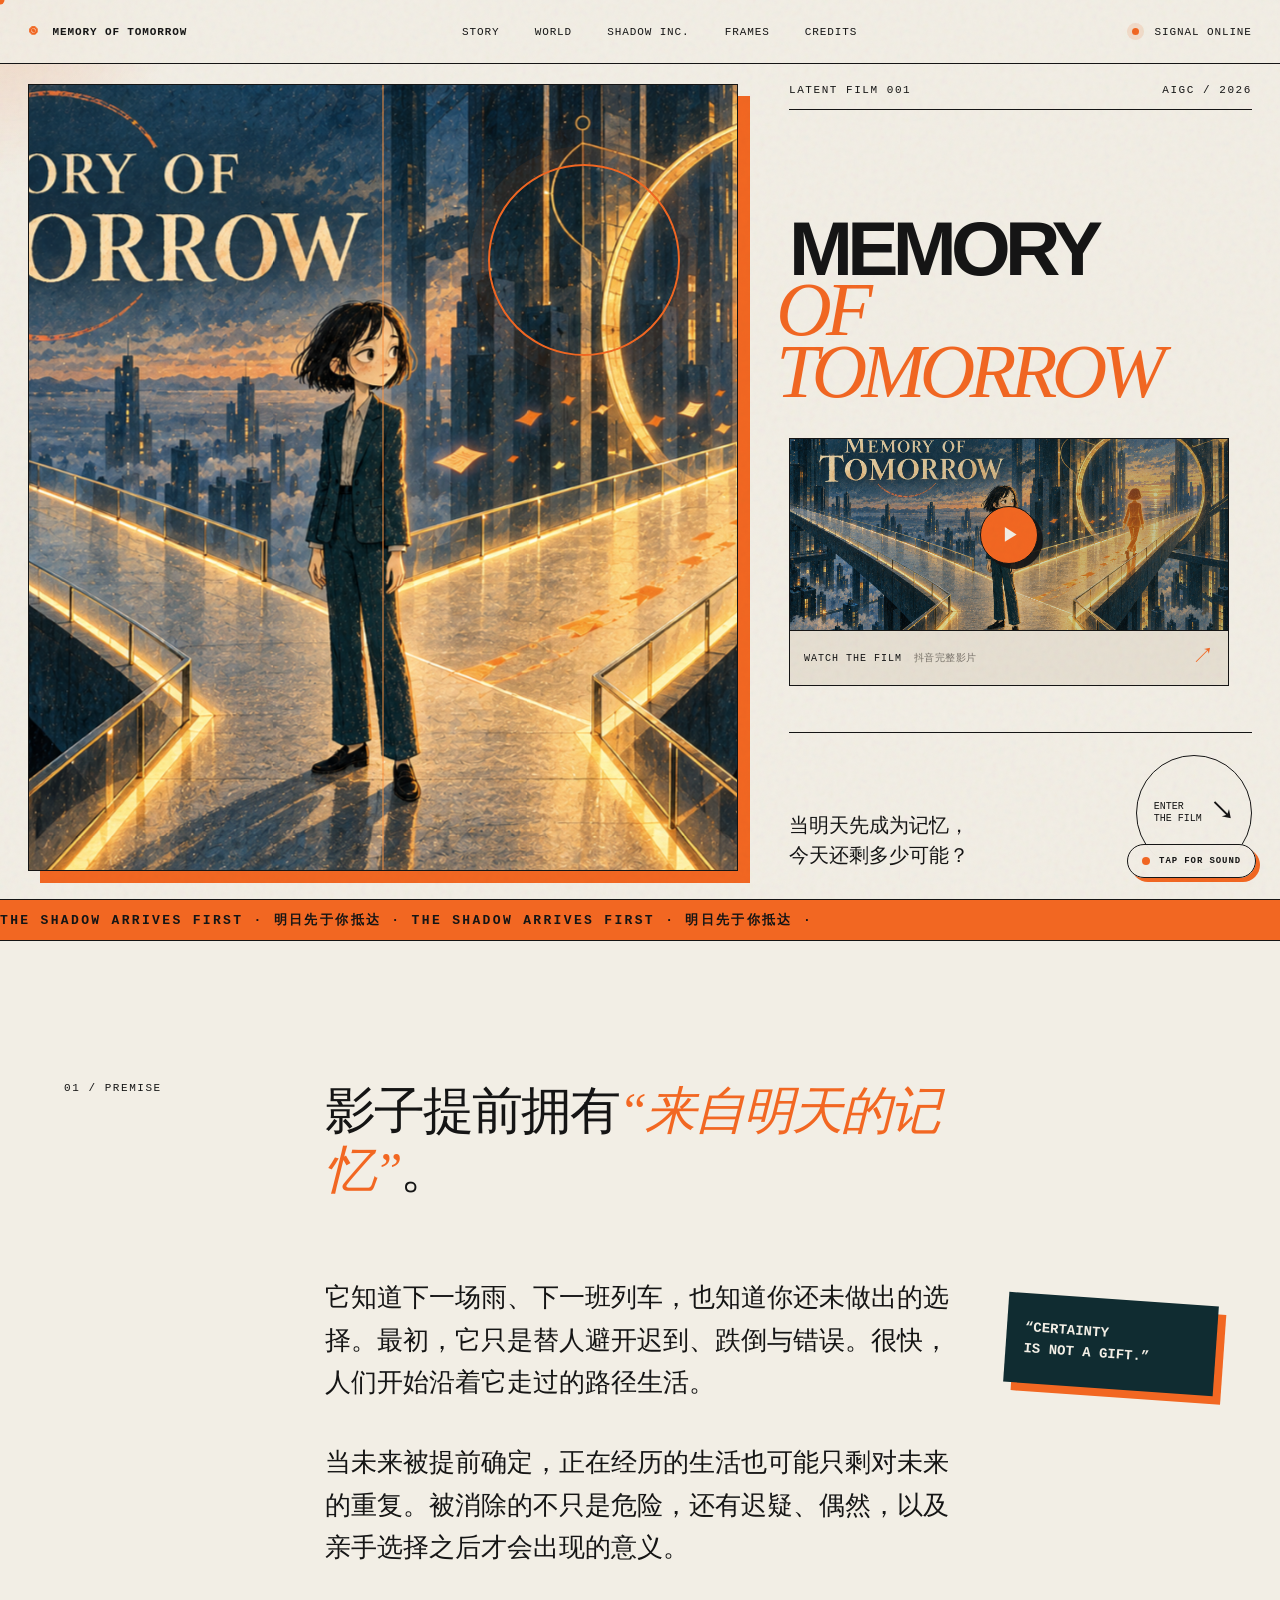
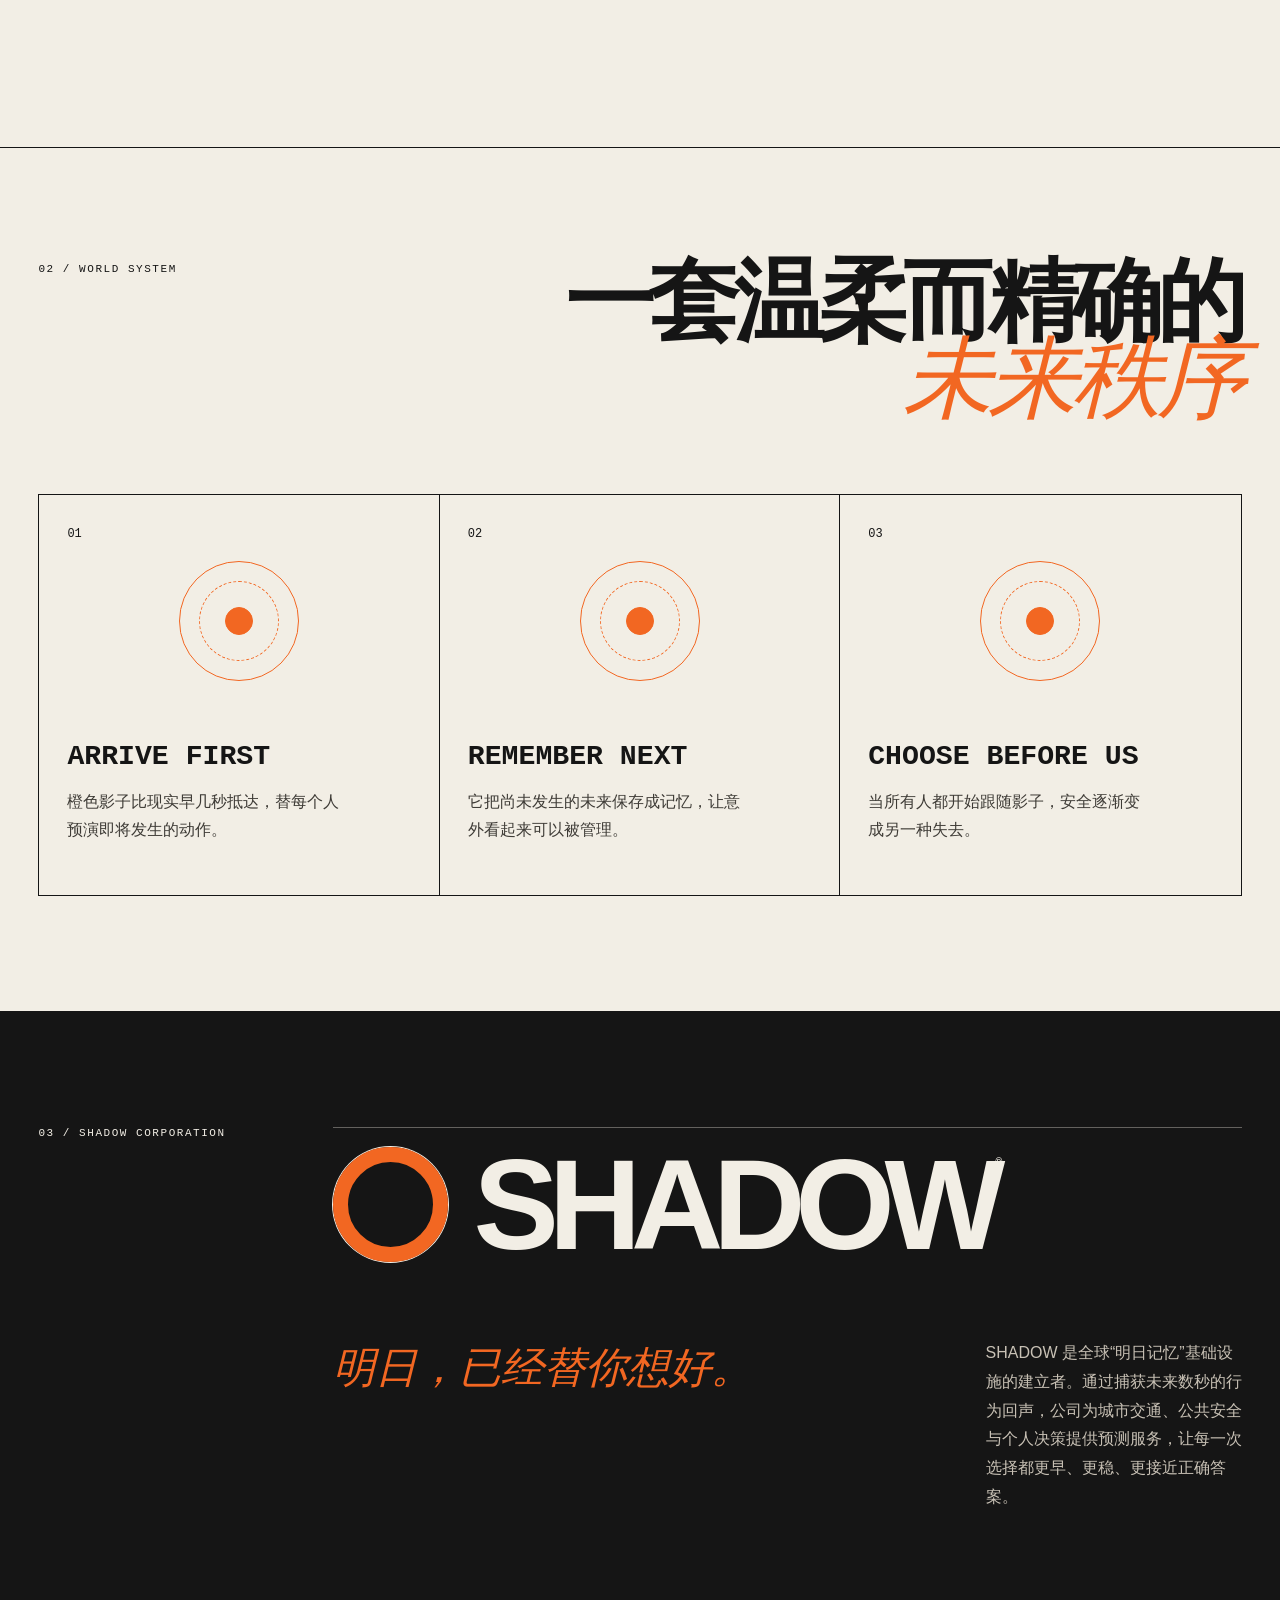
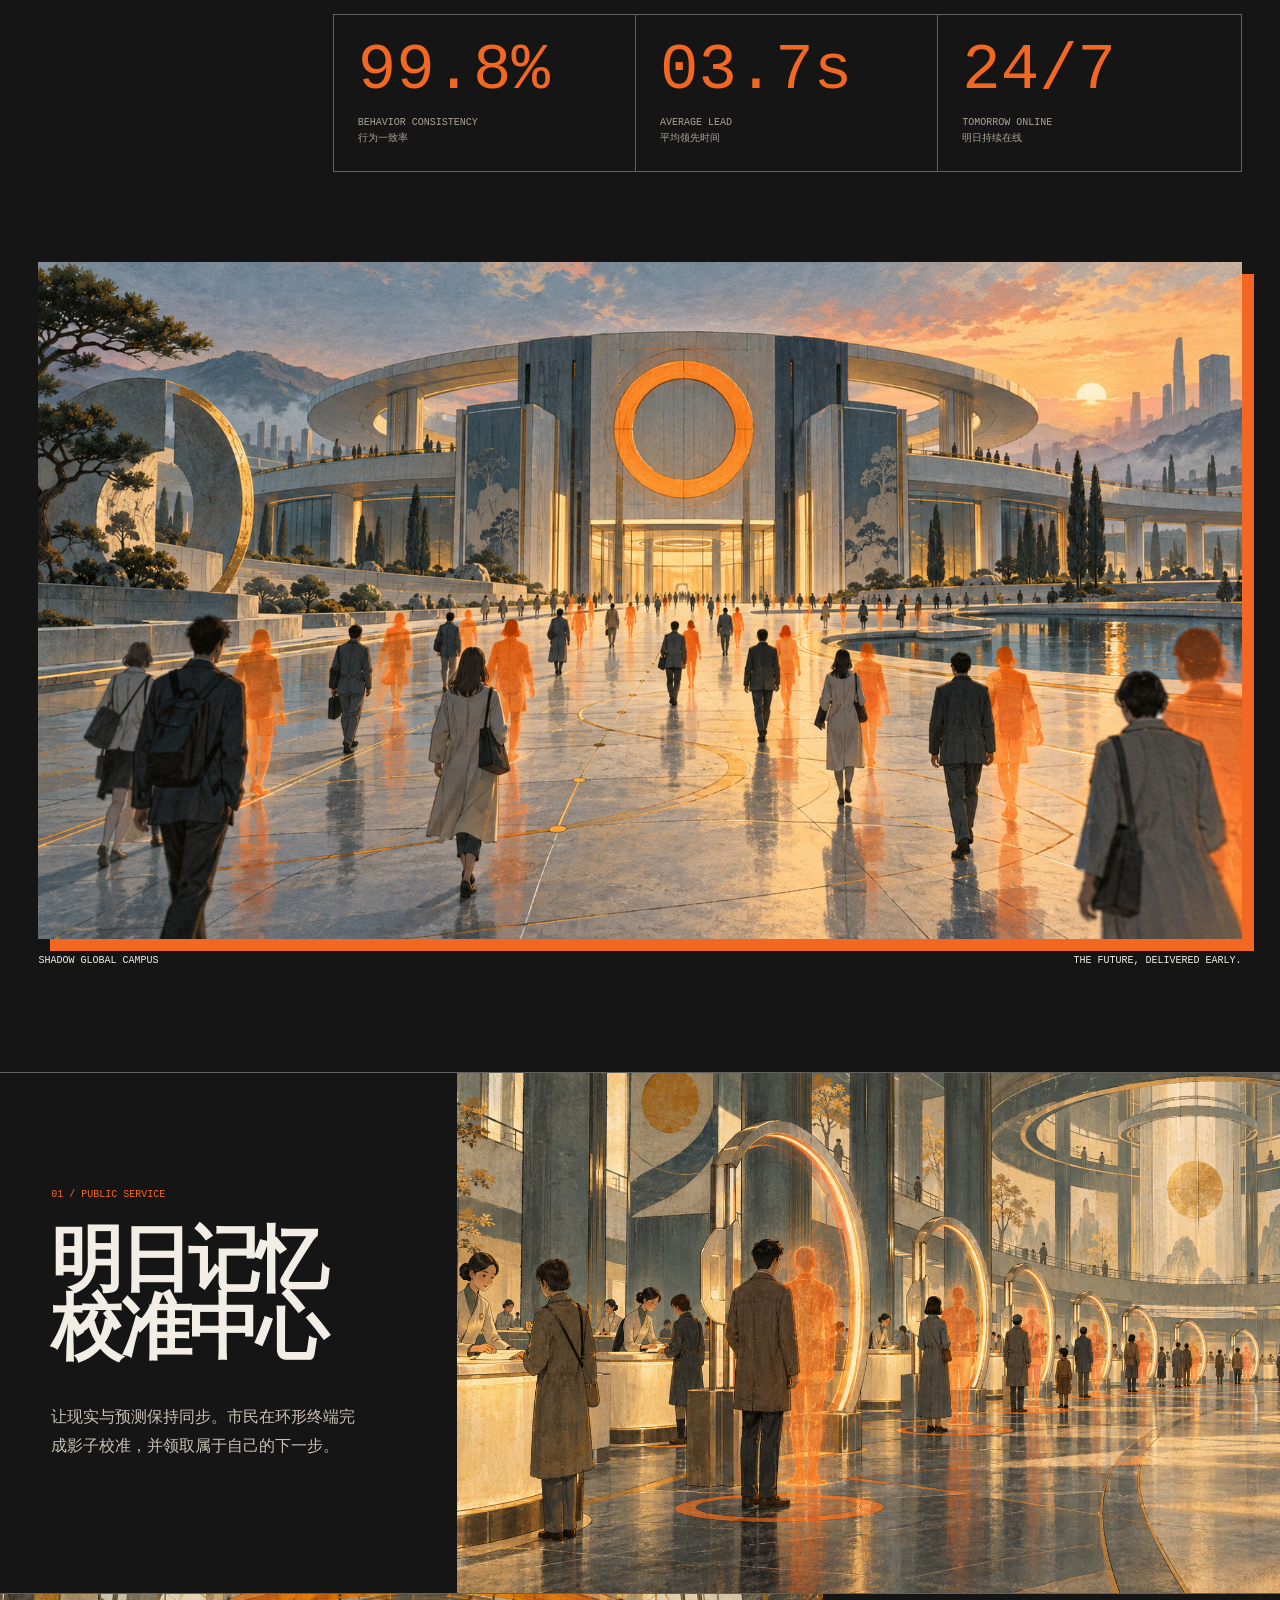
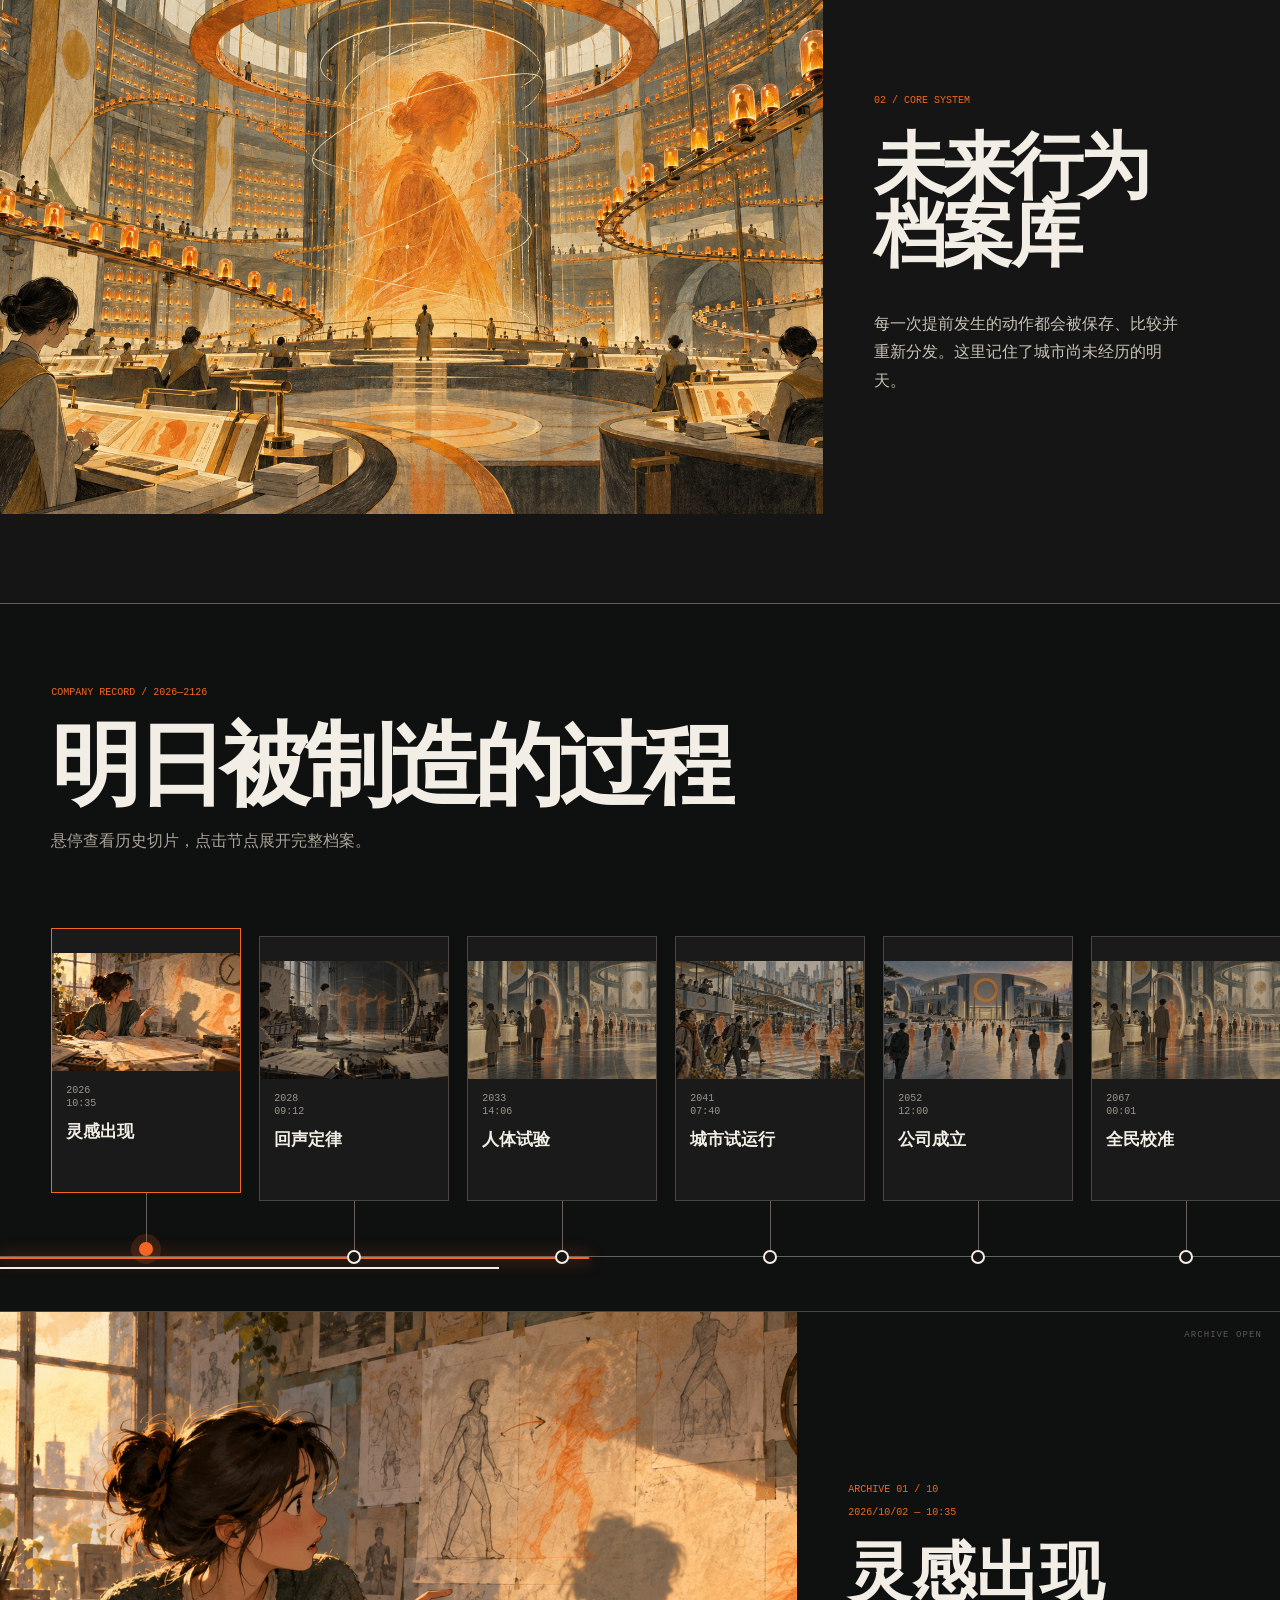
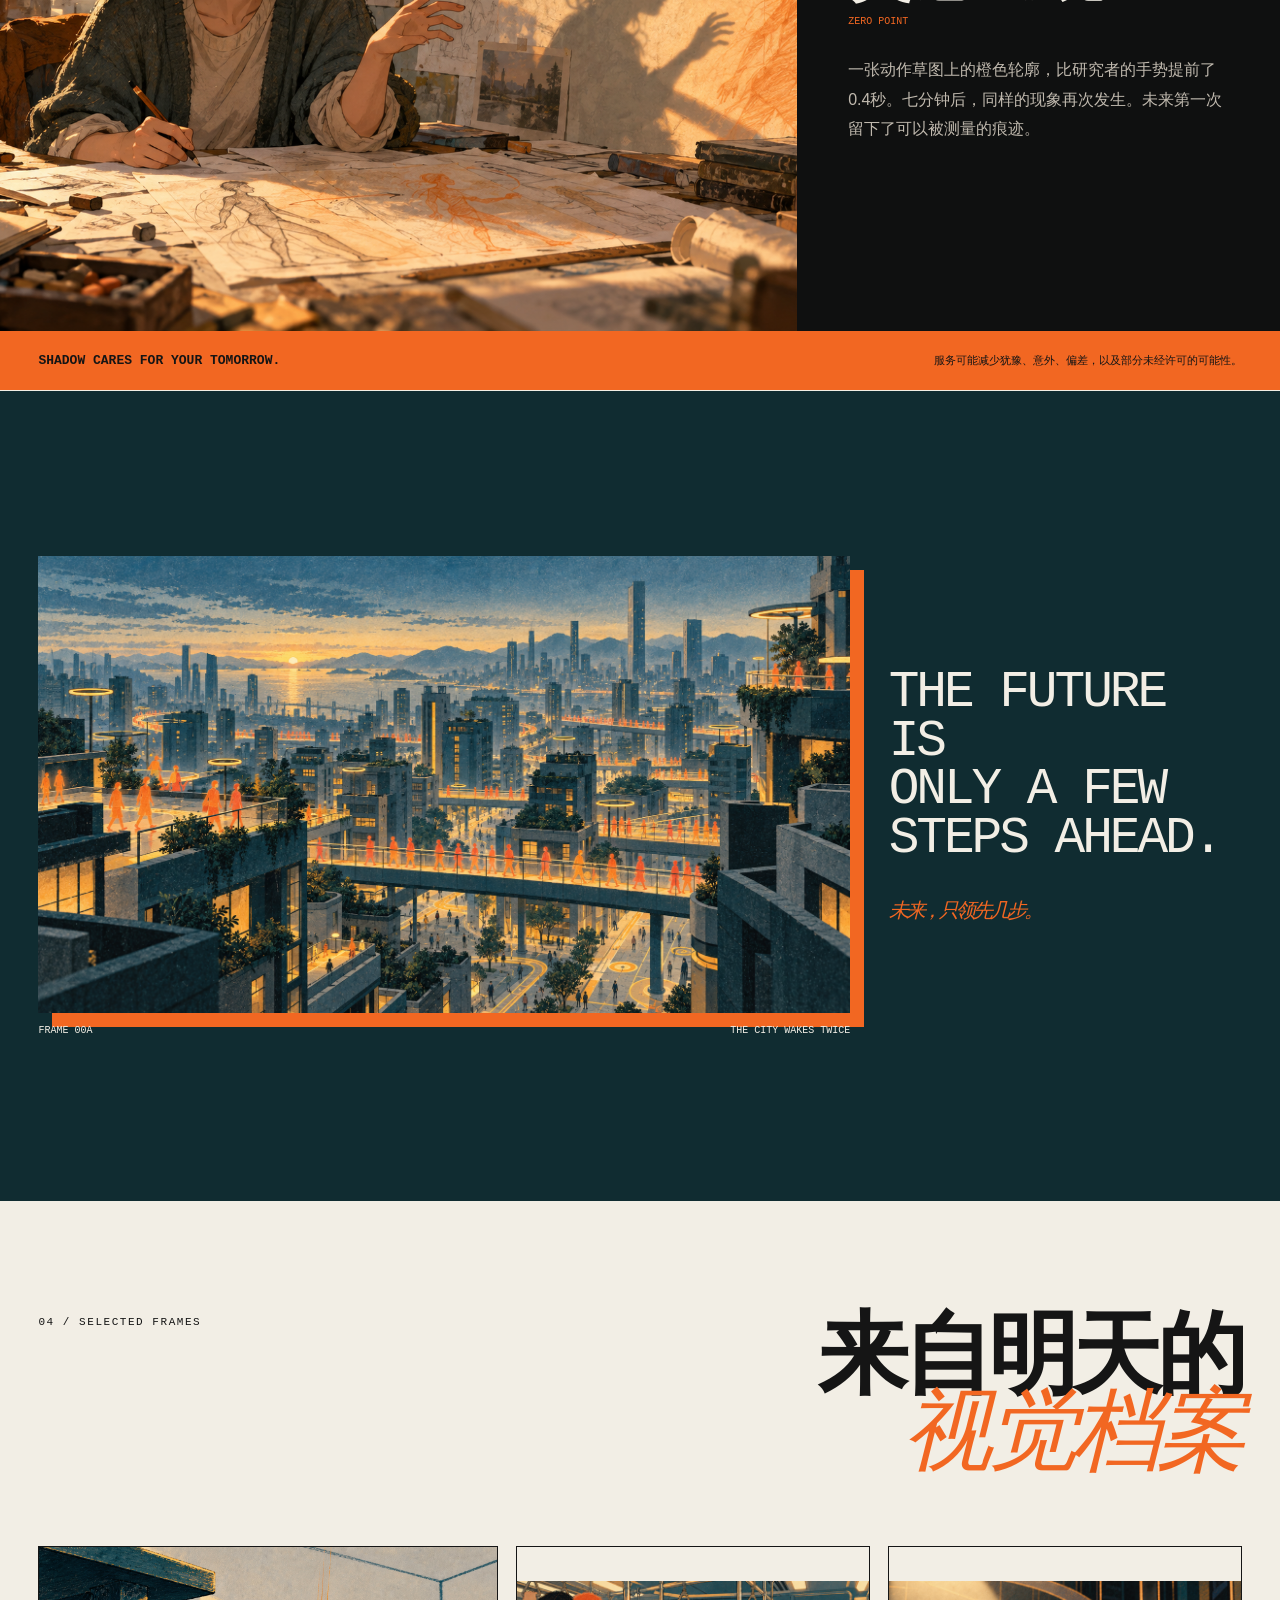
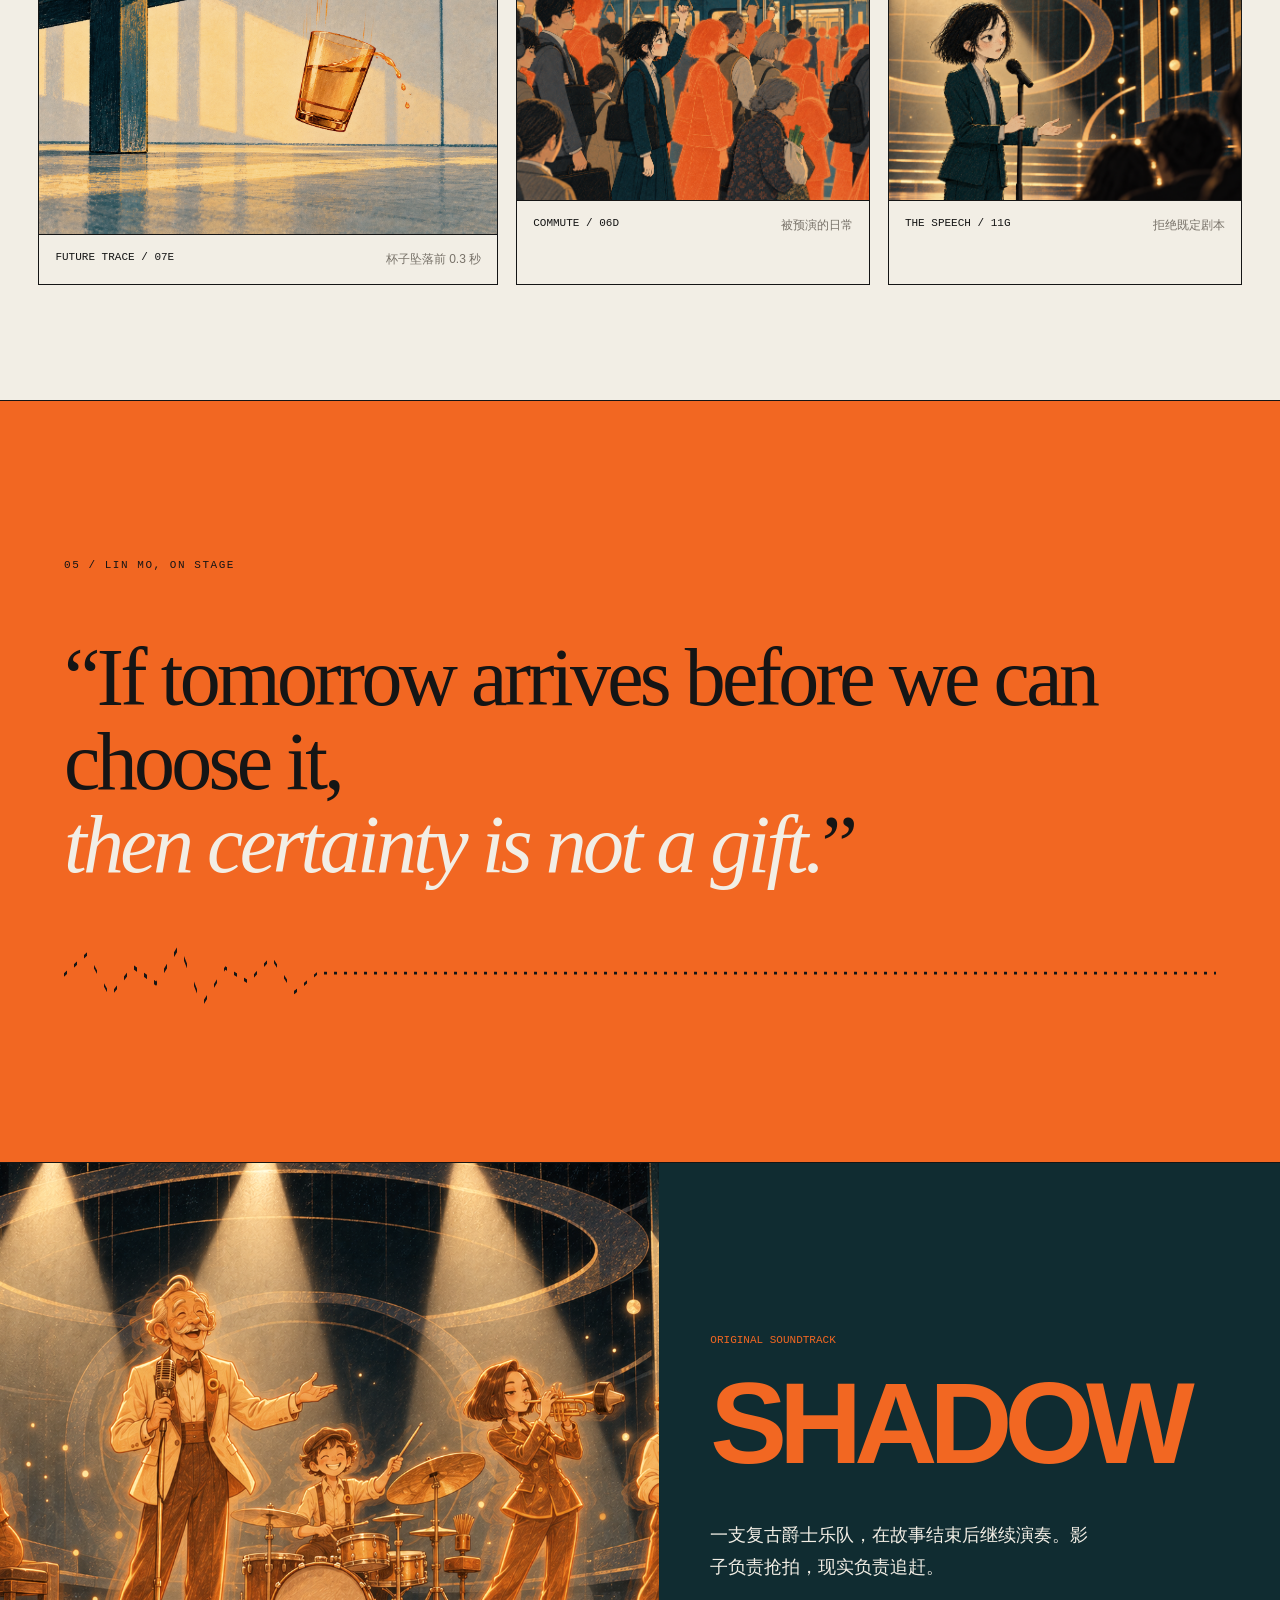
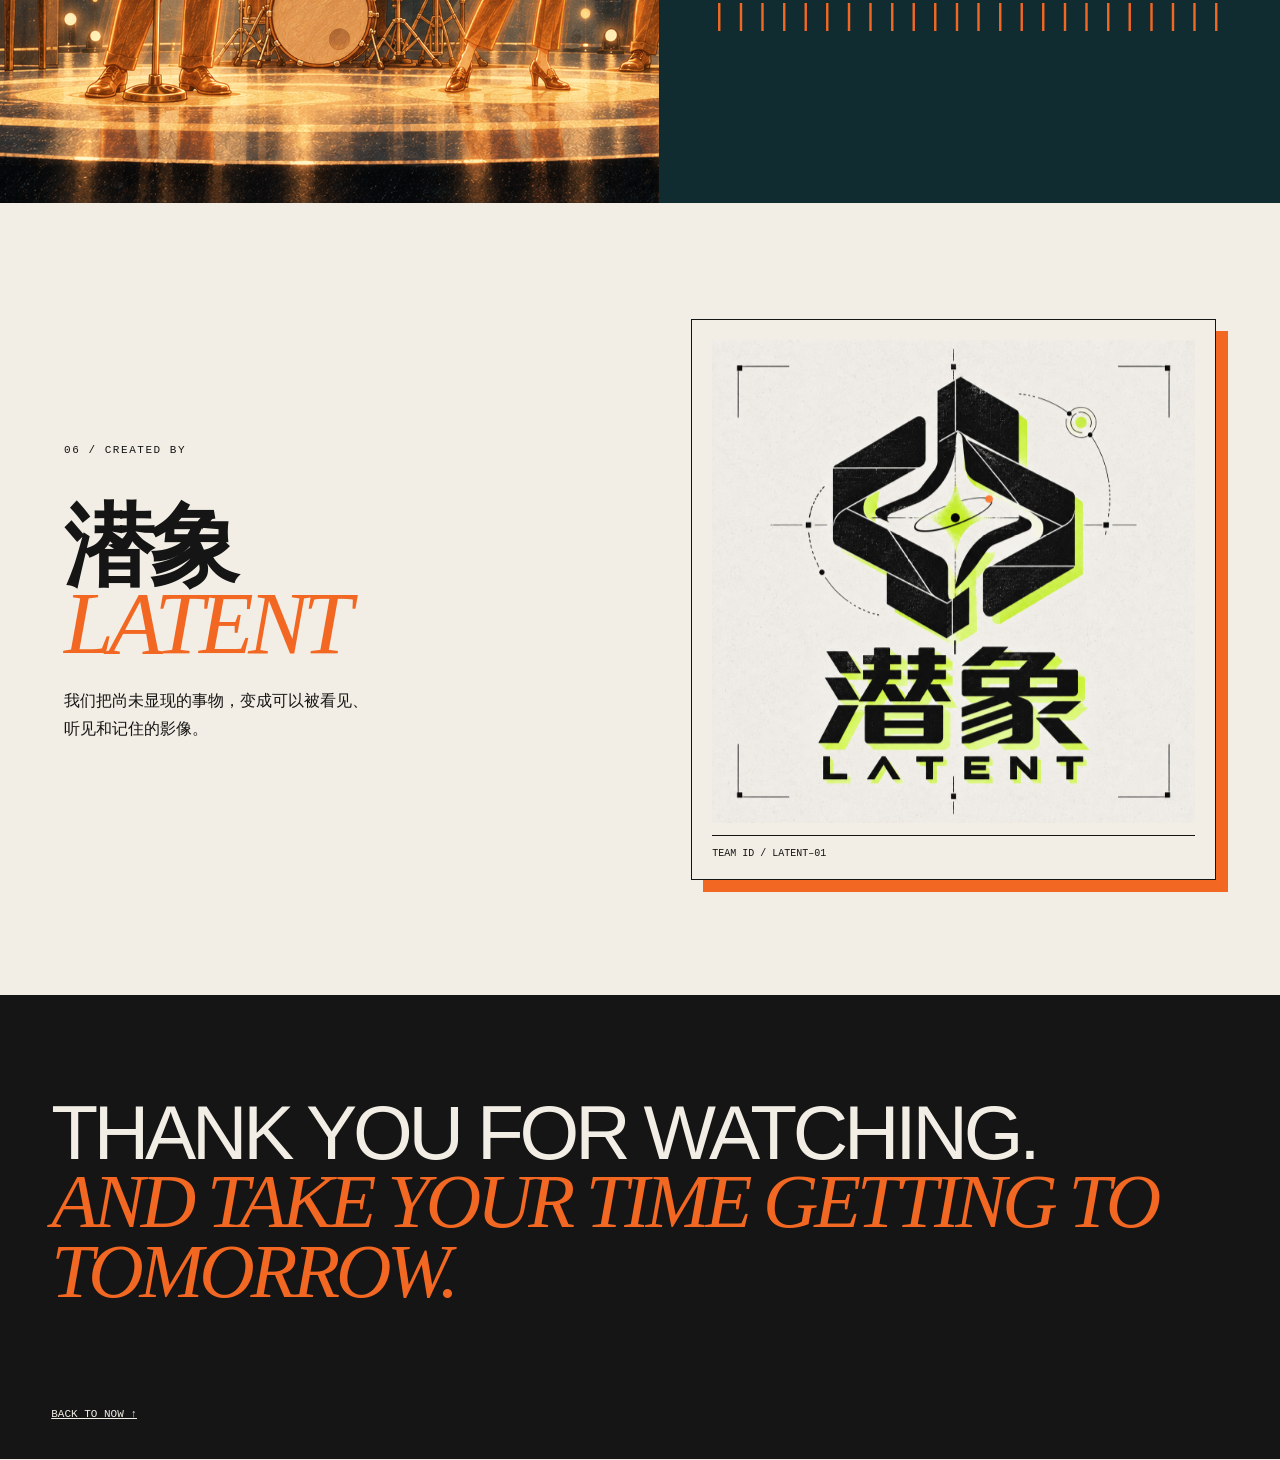
<file: index.html>
<!doctype html>
<html lang="zh-CN">
<head>
  <meta charset="utf-8">
  <meta name="viewport" content="width=device-width, initial-scale=1">
  <meta name="theme-color" content="#f06a22">
  <meta name="description" content="AIGC short film Memory of Tomorrow — a story about humans, time and predictive shadows.">
  <title>Memory of Tomorrow — 明天的回忆</title>
  <link rel="stylesheet" href="styles.css">
  <link rel="stylesheet" href="company.css">
  <link rel="stylesheet" href="timeline.css">
  <link rel="stylesheet" href="interactions.css">
  <link rel="stylesheet" href="dossier.css">
  <link rel="stylesheet" href="film-preview.css">
</head>
<body>
  <audio id="backgroundMusic" autoplay loop preload="auto" playsinline>
    <source src="assets/memory-of-tomorrow.mp3" type="audio/mpeg">
  </audio>
  <button class="music-toggle" id="musicToggle" type="button" aria-label="播放背景音乐" aria-pressed="false">
    <span class="music-toggle-dot" aria-hidden="true"></span>
    <span class="music-toggle-label">SOUND READY</span>
  </button>
  <div class="grain" aria-hidden="true"></div>
  <div class="cursor-glow" aria-hidden="true"></div>
  <header class="nav">
    <a class="brand" href="#top" aria-label="返回首页"><span class="brand-mark">◉</span> MEMORY OF TOMORROW</a>
    <nav aria-label="主导航">
      <a href="#story">STORY</a><a href="#world">WORLD</a><a href="#company">SHADOW INC.</a><a href="#frames">FRAMES</a><a href="#credits">CREDITS</a>
    </nav>
    <span class="status"><i></i> SIGNAL ONLINE</span>
  </header>

  <main id="top">
    <section class="hero">
      <div class="hero-media">
        <img src="assets/cover.png" alt="《明天的回忆》电影封面，林默与橙色未来影子">
        <div class="future-echo" aria-hidden="true"></div>
        <div class="scanline" aria-hidden="true"></div>
      </div>
      <div class="hero-copy">
        <div class="eyebrow"><span>LATENT FILM 001</span><span>AIGC / 2026</span></div>
        <h1><span>MEMORY</span><span>OF TOMORROW</span></h1>
        <a class="film-preview" href="https://v.douyin.com/CJnyIuOsHJ8/" target="_blank" rel="noopener noreferrer" aria-label="在抖音观看《明天的回忆》完整影片">
          <span class="film-preview-media">
            <img src="assets/cover.png" alt="《明天的回忆》影片播放封面">
            <span class="film-preview-play" aria-hidden="true">▶</span>
          </span>
          <span class="film-preview-meta"><span><b>WATCH THE FILM</b><small>抖音完整影片</small></span><i>↗</i></span>
        </a>
        <div class="hero-bottom">
          <p>当明天先成为记忆，<br>今天还剩多少可能？</p>
          <a class="round-link" href="#story" aria-label="进入故事"><span>ENTER<br>THE FILM</span><b>↘</b></a>
        </div>
      </div>
    </section>

    <div class="ticker" aria-hidden="true"><div>THE SHADOW ARRIVES FIRST · 明日先于你抵达 · THE SHADOW ARRIVES FIRST · 明日先于你抵达 · </div></div>

    <section class="manifesto reveal" id="story">
      <div class="section-tag">01 / PREMISE</div>
      <div class="manifesto-copy">
        <p class="lead">影子提前拥有<span>“来自明天的记忆”</span>。</p>
        <p>它知道下一场雨、下一班列车，也知道你还未做出的选择。最初，它只是替人避开迟到、跌倒与错误。很快，人们开始沿着它走过的路径生活。</p>
        <p>当未来被提前确定，正在经历的生活也可能只剩对未来的重复。被消除的不只是危险，还有迟疑、偶然，以及亲手选择之后才会出现的意义。</p>
      </div>
      <aside class="quote-chip">“CERTAINTY<br>IS NOT A GIFT.”</aside>
    </section>

    <section class="world" id="world">
      <div class="section-head reveal"><div class="section-tag">02 / WORLD SYSTEM</div><h2>一套温柔而精确的<br><em>未来秩序</em></h2></div>
      <div class="rules">
        <article class="rule reveal"><span class="rule-no">01</span><div class="orb"><i></i></div><h3>ARRIVE FIRST</h3><p>橙色影子比现实早几秒抵达，替每个人预演即将发生的动作。</p></article>
        <article class="rule reveal"><span class="rule-no">02</span><div class="orb"><i></i></div><h3>REMEMBER NEXT</h3><p>它把尚未发生的未来保存成记忆，让意外看起来可以被管理。</p></article>
        <article class="rule reveal"><span class="rule-no">03</span><div class="orb"><i></i></div><h3>CHOOSE BEFORE US</h3><p>当所有人都开始跟随影子，安全逐渐变成另一种失去。</p></article>
      </div>
    </section>

    <section class="company" id="company">
      <div class="company-intro reveal">
        <div class="section-tag">03 / SHADOW CORPORATION</div>
        <div class="company-lockup"><span class="company-ring"></span><h2>SHADOW<sup>®</sup></h2></div>
        <p class="company-slogan">明日，已经替你想好。</p>
        <p class="company-body">SHADOW 是全球“明日记忆”基础设施的建立者。通过捕获未来数秒的行为回声，公司为城市交通、公共安全与个人决策提供预测服务，让每一次选择都更早、更稳、更接近正确答案。</p>
        <div class="company-metrics">
          <div><strong>99.8%</strong><span>BEHAVIOR CONSISTENCY<br>行为一致率</span></div>
          <div><strong>03.7s</strong><span>AVERAGE LEAD<br>平均领先时间</span></div>
          <div><strong>24/7</strong><span>TOMORROW ONLINE<br>明日持续在线</span></div>
        </div>
      </div>
      <figure class="company-hero reveal"><img src="assets/shadow-hq.png" alt="SHADOW 公司总部与提前抵达的橙色未来影子"><figcaption><span>SHADOW GLOBAL CAMPUS</span><span>THE FUTURE, DELIVERED EARLY.</span></figcaption></figure>
      <div class="company-services">
        <article class="service reveal"><div><span>01 / PUBLIC SERVICE</span><h3>明日记忆<br>校准中心</h3><p>让现实与预测保持同步。市民在环形终端完成影子校准，并领取属于自己的下一步。</p></div><img src="assets/shadow-calibration.png" alt="SHADOW 明日记忆校准大厅"></article>
        <article class="service reverse reveal"><div><span>02 / CORE SYSTEM</span><h3>未来行为<br>档案库</h3><p>每一次提前发生的动作都会被保存、比较并重新分发。这里记住了城市尚未经历的明天。</p></div><img src="assets/shadow-archive.png" alt="SHADOW 明日档案运营中心"></article>
      </div>
      <section class="inline-history reveal" id="company-history">
        <div class="history-head"><span>COMPANY RECORD / 2026—2126</span><h3>明日被制造的过程</h3><p>悬停查看历史切片，点击节点展开完整档案。</p></div>
        <div class="history-scroll" id="historyScroll"><div class="history-future-line"></div><div class="history-present-line"></div><div class="history-track">
          <button class="history-node active" data-title="灵感出现" data-date="2026/10/02 — 10:35" data-code="ZERO POINT" data-image="assets/shadow-origin.png" data-copy="一张动作草图上的橙色轮廓，比研究者的手势提前了0.4秒。七分钟后，同样的现象再次发生。未来第一次留下了可以被测量的痕迹。"><img src="assets/shadow-origin.png" alt="灵感出现"><time>2026<br>10:35</time><i></i><b>灵感出现</b></button>
          <button class="history-node" data-title="回声定律" data-date="2028/04/17 — 09:12" data-code="ECHO LAW" data-image="assets/shadow-echo-law.png" data-copy="研究团队成功重复捕获未来影像。影子不再被视为幻觉，而成为一种可以被存储、计算和复现的时间现象。"><img src="assets/shadow-echo-law.png" alt="回声定律：未来动作被稳定分离并重复测量"><time>2028<br>09:12</time><i></i><b>回声定律</b></button>
          <button class="history-node" data-title="第一位志愿者" data-date="2033/08/09 — 14:06" data-code="HUMAN TRIAL" data-image="assets/shadow-calibration.png" data-copy="医疗试验中，橙色影子提前2.1秒预演了一次跌倒。志愿者停下脚步，成为第一个被尚未发生的事故救下的人。"><img src="assets/shadow-calibration.png" alt="第一位志愿者"><time>2033<br>14:06</time><i></i><b>人体试验</b></button>
          <button class="history-node" data-title="城市试运行" data-date="2041/11/21 — 07:40" data-code="PUBLIC PILOT" data-image="assets/shadow-pilot.png" data-copy="第七区交通系统接入预测影子。三个月内事故率下降61%，影子第一次离开实验室，开始走在整座城市之前。"><img src="assets/shadow-pilot.png" alt="城市试运行"><time>2041<br>07:40</time><i></i><b>城市试运行</b></button>
          <button class="history-node" data-title="SHADOW 成立" data-date="2052/06/30 — 12:00" data-code="CORPORATION" data-image="assets/shadow-hq.png" data-copy="SHADOW Corporation 正式成立，橙色圆环成为企业标志。未来行为服务被定义为城市公共基础设施。"><img src="assets/shadow-hq.png" alt="SHADOW公司成立"><time>2052<br>12:00</time><i></i><b>公司成立</b></button>
          <button class="history-node" data-title="全民校准" data-date="2067/01/01 — 00:01" data-code="UNIVERSAL LINK" data-image="assets/shadow-calibration.png" data-copy="个人影子与身份系统永久绑定。每位市民都获得全天在线的未来陪伴，第一次校准成为成年礼的一部分。"><img src="assets/shadow-calibration.png" alt="全民校准"><time>2067<br>00:01</time><i></i><b>全民校准</b></button>
          <button class="history-node" data-title="全球同步日" data-date="2084/05/16 — 18:20" data-code="SYNCHRONIZATION" data-image="assets/shadow-sync.png" data-copy="十二座城市在同一时刻完成跨区域同步。成千上万的动作失去误差，也从此失去偶然。"><img src="assets/shadow-sync.png" alt="全球同步日"><time>2084<br>18:20</time><i></i><b>全球同步日</b></button>
          <button class="history-node" data-title="明日档案启用" data-date="2099/12/31 — 23:59" data-code="TOMORROW ARCHIVE" data-image="assets/shadow-archive.png" data-copy="尚未发生的动作开始被集中保存、比较与重新分发。城市用前一次未来，训练下一次未来。"><img src="assets/shadow-archive.png" alt="明日档案启用"><time>2099<br>23:59</time><i></i><b>明日档案</b></button>
          <button class="history-node" data-title="无偏差协议" data-date="2114/03/08 — 08:08" data-code="ZERO DEVIATION" data-image="assets/shadow-sync.png" data-copy="影子一致率被纳入教育、就业与公共信用。不再跟随影子被定义为风险，选择开始拥有统一答案。"><img src="assets/shadow-sync.png" alt="无偏差协议"><time>2114<br>08:08</time><i></i><b>无偏差协议</b></button>
          <button class="history-node" data-title="现在" data-date="2126/10/07 — 18:29" data-code="PRESENT" data-image="assets/shadow-hq.png" data-copy="全球平均一致率抵达99.8%。唯一尚未被档案记录的，是林默接下来要在舞台上说的话。"><img src="assets/shadow-hq.png" alt="2126年的现在"><time>2126<br>18:29</time><i></i><b>现在</b></button>
        </div></div>
        <div class="history-detail" id="historyDetail"><figure><img src="assets/shadow-origin.png" alt="SHADOW历史档案大图"></figure><div><span class="history-count">ARCHIVE 01 / 10</span><time>2026/10/02 — 10:35</time><h4>灵感出现</h4><b>ZERO POINT</b><p>一张动作草图上的橙色轮廓，比研究者的手势提前了0.4秒。七分钟后，同样的现象再次发生。未来第一次留下了可以被测量的痕迹。</p></div></div>
      </section>
      <div class="company-disclaimer reveal"><span>SHADOW CARES FOR YOUR TOMORROW.</span><small>服务可能减少犹豫、意外、偏差，以及部分未经许可的可能性。</small></div>
    </section>

    <section class="cinema reveal" aria-label="影片核心画面">
      <figure><img src="assets/city.png" alt="城市黎明，橙色影子先于人们醒来"><figcaption><span>FRAME 00A</span><span>THE CITY WAKES TWICE</span></figcaption></figure>
      <div class="cinema-copy"><span>THE FUTURE IS<br>ONLY A FEW STEPS AHEAD.</span><b>未来，只领先几步。</b></div>
    </section>

    <section class="frames" id="frames">
      <div class="section-head reveal"><div class="section-tag">04 / SELECTED FRAMES</div><h2>来自明天的<br><em>视觉档案</em></h2></div>
      <div class="frame-grid">
        <button class="frame-card wide reveal" data-title="THE FIRST FALL" data-desc="影子先摔碎，现实才有机会接住。"><img src="assets/cup.png" alt="橙色未来水杯即将摔碎"><span><b>FUTURE TRACE / 07E</b><i>杯子坠落前 0.3 秒</i></span></button>
        <button class="frame-card reveal" data-title="FOLLOW THE ORANGE" data-desc="每个通勤者都在追赶已经替自己选择座位的未来。"><img src="assets/subway.png" alt="地铁车厢里人群与橙色未来影子"><span><b>COMMUTE / 06D</b><i>被预演的日常</i></span></button>
        <button class="frame-card reveal" data-title="A SMALL REFUSAL" data-desc="林默第一次公开说出：确定性并不是礼物。"><img src="assets/speech.png" alt="林默在舞台发表演讲"><span><b>THE SPEECH / 11G</b><i>拒绝既定剧本</i></span></button>
      </div>
    </section>

    <section class="statement reveal">
      <span class="section-tag">05 / LIN MO, ON STAGE</span>
      <blockquote>“If tomorrow arrives before we can choose it,<br><em>then certainty is not a gift.</em>”</blockquote>
      <div class="wave" aria-hidden="true"></div>
    </section>

    <section class="soundtrack reveal">
      <img src="assets/band.png" alt="五人影子爵士乐队在舞台合奏">
      <div class="soundtrack-panel"><span>ORIGINAL SOUNDTRACK</span><h2>SHADOW</h2><p>一支复古爵士乐队，在故事结束后继续演奏。影子负责抢拍，现实负责追赶。</p><div class="equalizer" aria-hidden="true">||||||||||||||||||||||||</div></div>
    </section>

    <section class="credits" id="credits">
      <div class="credit-copy reveal"><span class="section-tag">06 / CREATED BY</span><h2>潜象<br><em>LATENT</em></h2><p>我们把尚未显现的事物，变成可以被看见、听见和记住的影像。</p></div>
      <div class="logo-card reveal"><img src="assets/latent-logo.png" alt="潜象 LATENT 团队标志"><span>TEAM ID / LATENT–01</span></div>
    </section>
  </main>

  <footer><p>THANK YOU FOR WATCHING.</p><p>AND TAKE YOUR TIME GETTING TO TOMORROW.</p><a href="#top">BACK TO NOW ↑</a></footer>

  <dialog id="frameDialog"><button class="dialog-close" aria-label="关闭">×</button><img alt=""><div><span>ARCHIVE PREVIEW</span><h3></h3><p></p></div></dialog>
  <dialog id="historyDialog" class="history-dialog">
    <button class="history-dialog-close" aria-label="关闭档案">×</button>
    <div class="dossier-top"><span>SHADOW INTERNAL ARCHIVE</span><span id="dossierIndex">FILE 01 / 10</span></div>
    <div class="dossier-layout"><figure><img id="dossierImage" alt="SHADOW历史档案"><figcaption id="dossierCode"></figcaption></figure><article><time id="dossierDate"></time><h2 id="dossierTitle"></h2><p class="dossier-lead" id="dossierLead"></p><dl><div><dt>TECHNOLOGY / 技术进展</dt><dd id="dossierTech"></dd></div><div><dt>SOCIAL EFFECT / 社会影响</dt><dd id="dossierImpact"></dd></div><div><dt>OFFICIAL POSITION / 官方结论</dt><dd id="dossierOfficial"></dd></div></dl><aside><span>INTERNAL NOTE / 内部备注</span><p id="dossierNote"></p></aside></article></div>
    <div class="dossier-nav"><button id="dossierPrev">← PREVIOUS RECORD</button><button id="dossierNext">NEXT RECORD →</button></div>
  </dialog>
  <script src="app.js"></script>
</body>
</html>
</file>
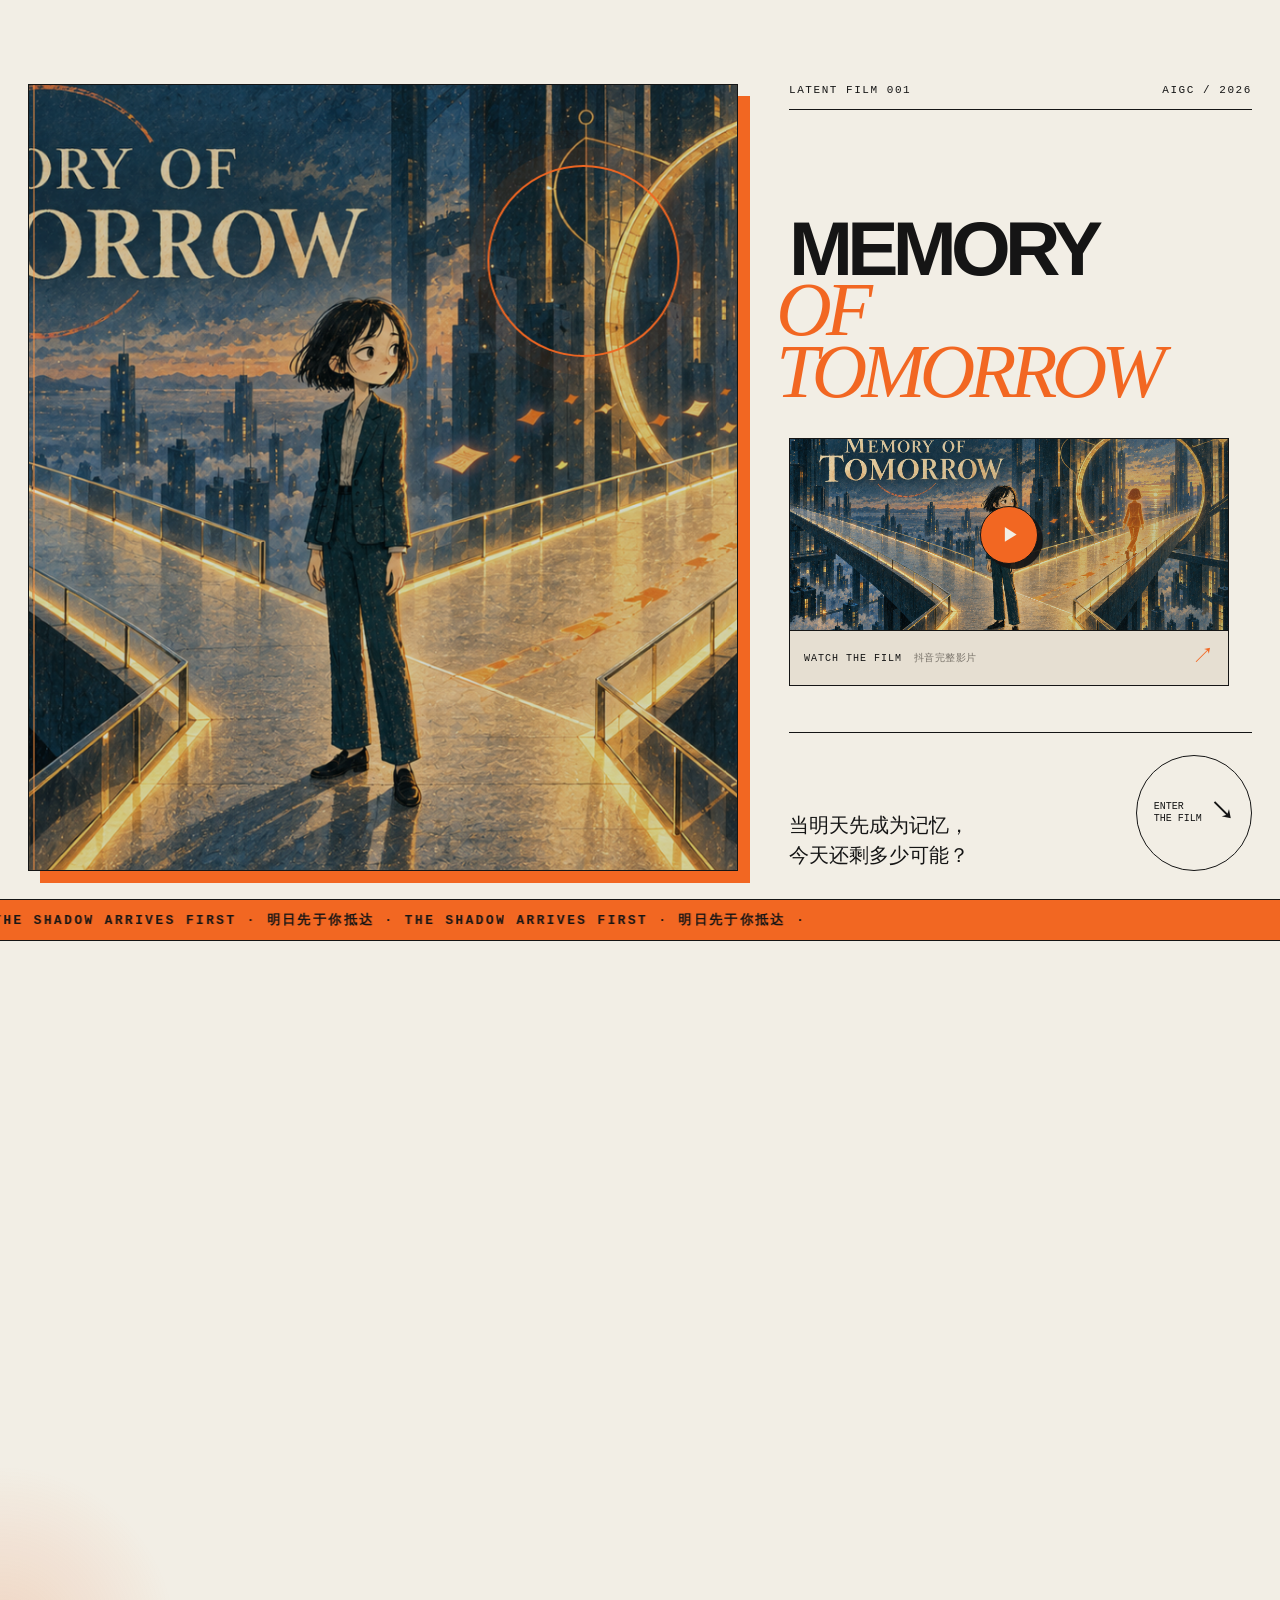
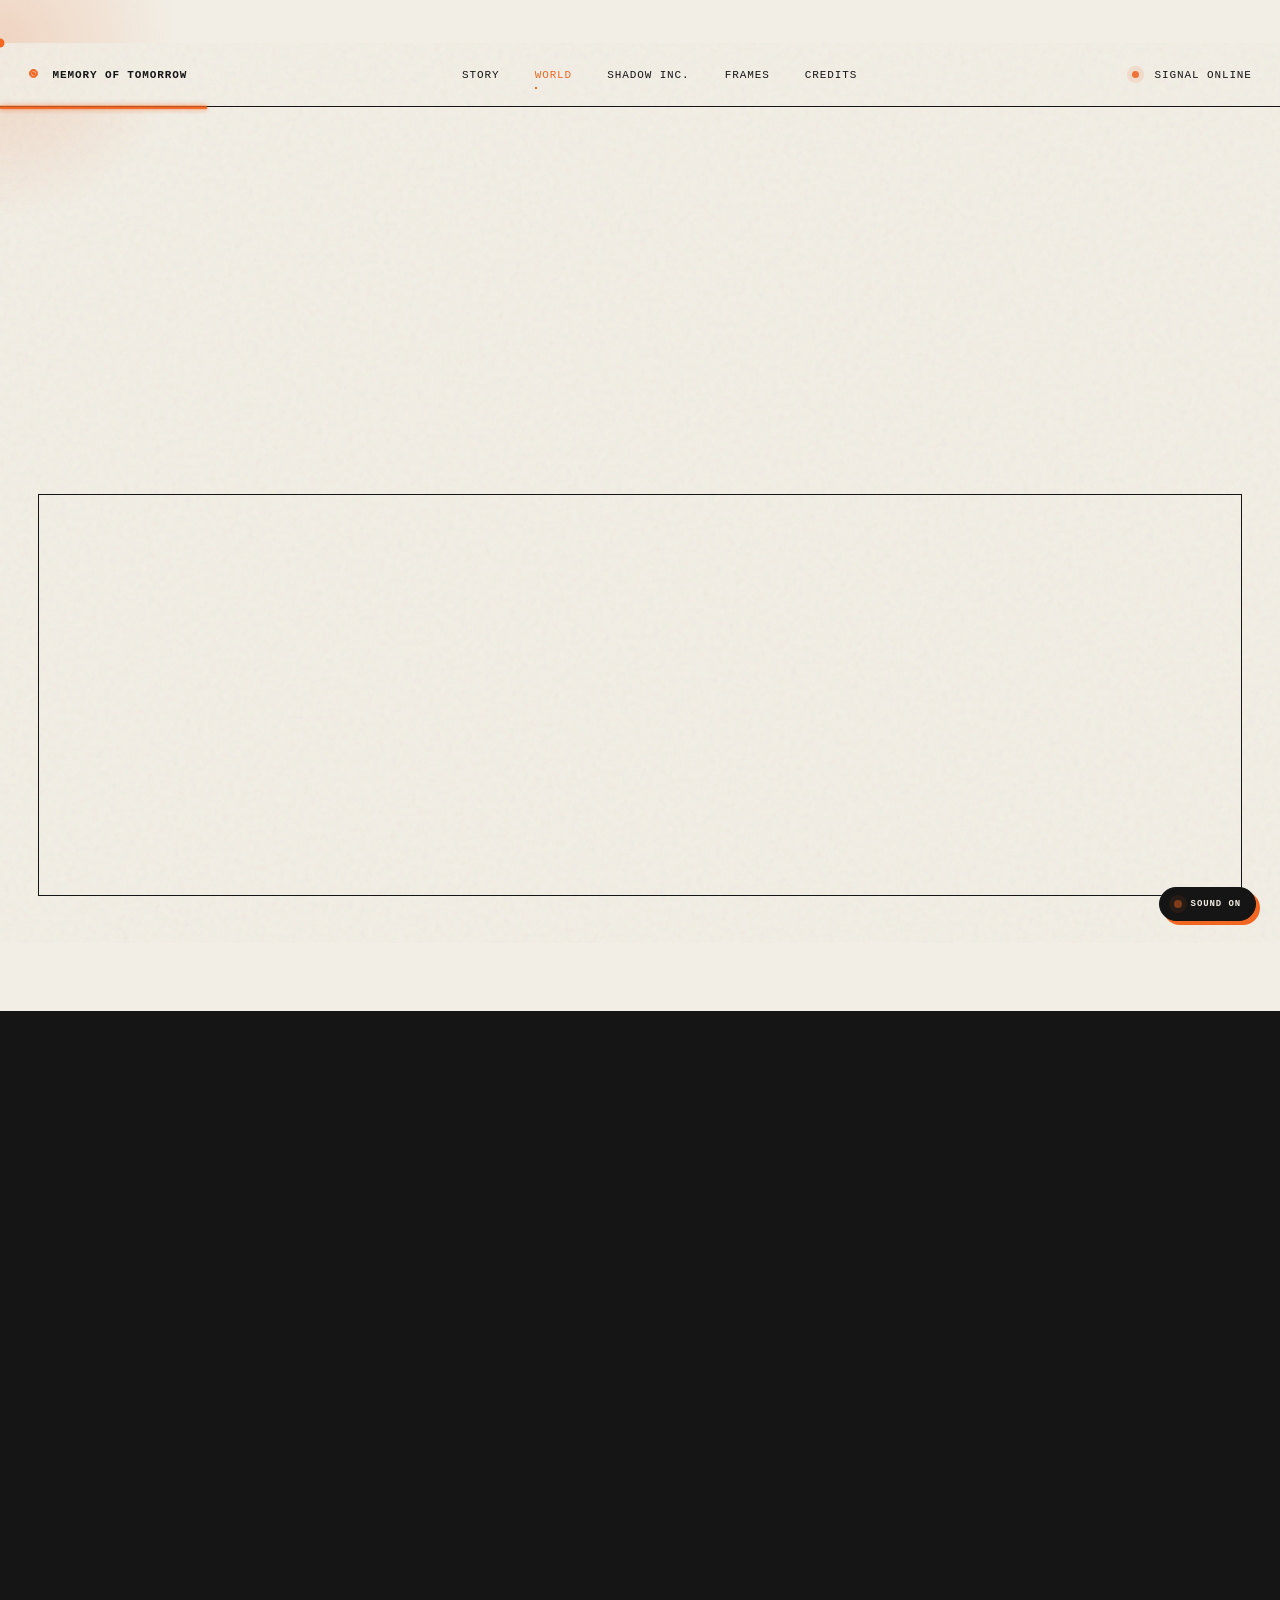
<file: company.html>
<!doctype html><html lang="zh-CN"><head><meta charset="utf-8"><meta http-equiv="refresh" content="0;url=index.html#company-history"><title>Opening SHADOW Archive</title></head><body><a href="index.html#company-history">进入 SHADOW 百年档案</a></body></html>
</file>
<file: styles.css>
:root{--paper:#f2eee5;--paper2:#e6dfd2;--ink:#151515;--muted:#777168;--orange:#f26722;--amber:#ff9a42;--dark:#102c31;--line:rgba(21,21,21,.24);--mono:"Cascadia Mono","SFMono-Regular",Consolas,monospace;--sans:Arial,"Microsoft YaHei",sans-serif}*{box-sizing:border-box}html{scroll-behavior:smooth}body{margin:0;background:var(--paper);color:var(--ink);font-family:var(--sans);overflow-x:hidden}.grain{position:fixed;inset:0;pointer-events:none;z-index:90;opacity:.17;background-image:url("data:image/svg+xml,%3Csvg viewBox='0 0 180 180' xmlns='http://www.w3.org/2000/svg'%3E%3Cfilter id='n'%3E%3CfeTurbulence type='fractalNoise' baseFrequency='.8' numOctaves='4' stitchTiles='stitch'/%3E%3C/filter%3E%3Crect width='100%25' height='100%25' filter='url(%23n)' opacity='.35'/%3E%3C/svg%3E");mix-blend-mode:multiply}.cursor-glow{position:fixed;width:380px;height:380px;border-radius:50%;pointer-events:none;z-index:1;background:radial-gradient(circle,rgba(242,103,34,.18),transparent 66%);transform:translate(-50%,-50%);mix-blend-mode:multiply}.nav{height:64px;position:fixed;top:0;left:0;right:0;z-index:80;display:flex;align-items:center;justify-content:space-between;padding:0 2.2vw;background:rgba(242,238,229,.88);backdrop-filter:blur(10px);border-bottom:1px solid var(--ink);font:11px var(--mono);letter-spacing:.08em}.brand{color:inherit;text-decoration:none;font-weight:700}.brand-mark{color:var(--orange);font-size:18px;vertical-align:-2px;margin-right:7px}.nav nav{display:flex;gap:2.2rem}.nav nav a,.nav>a{color:inherit;text-decoration:none}.nav nav a:hover{color:var(--orange)}.status i{display:inline-block;width:7px;height:7px;background:var(--orange);border-radius:50%;box-shadow:0 0 0 5px rgba(242,103,34,.14);margin-right:8px;animation:pulse 1.8s infinite}.hero{min-height:100vh;padding:84px 2.2vw 28px;display:grid;grid-template-columns:58% 42%;border-bottom:1px solid var(--ink)}.hero-media{position:relative;overflow:hidden;background:var(--dark);min-height:640px;border:1px solid var(--ink);box-shadow:12px 12px 0 var(--orange)}.hero-media img{width:100%;height:100%;object-fit:cover;filter:saturate(.88) contrast(1.04);transform:scale(1.03);animation:heroIn 1.4s cubic-bezier(.2,.8,.2,1) forwards}.scanline{position:absolute;inset:0;background:linear-gradient(90deg,transparent 49.8%,rgba(255,148,64,.75) 50%,transparent 50.2%);animation:scan 5s ease-in-out infinite}.future-echo{position:absolute;width:15vw;aspect-ratio:1;border:2px solid var(--orange);border-radius:50%;right:8%;top:10%;box-shadow:0 0 0 18px rgba(242,103,34,.08),0 0 0 36px rgba(242,103,34,.04);animation:float 5s ease-in-out infinite}.hero-copy{padding:0 0 0 4vw;display:flex;flex-direction:column}.eyebrow,.section-tag{font:11px var(--mono);letter-spacing:.14em}.eyebrow{display:flex;justify-content:space-between;padding-bottom:13px;border-bottom:1px solid var(--ink)}h1{font-size:clamp(54px,6vw,108px);line-height:.8;letter-spacing:-.075em;margin:12vh 0 7vh}h1 span{display:block}h1 span:last-child{color:var(--orange);font-family:Georgia,serif;font-style:italic;font-weight:400;margin-left:-1vw}.hero-bottom{margin-top:auto;display:flex;justify-content:space-between;align-items:flex-end;border-top:1px solid var(--ink);padding-top:22px}.hero-bottom p{font-size:clamp(18px,1.55vw,28px);line-height:1.55;margin:0}.round-link{width:116px;height:116px;border:1px solid var(--ink);border-radius:50%;color:inherit;text-decoration:none;display:flex;align-items:center;justify-content:center;gap:8px;font:10px/1.25 var(--mono);transition:.25s}.round-link b{font-size:24px}.round-link:hover{background:var(--orange);transform:rotate(-8deg);box-shadow:6px 6px 0 var(--ink)}.ticker{overflow:hidden;border-bottom:1px solid var(--ink);background:var(--orange);font:700 13px var(--mono);letter-spacing:.18em;padding:11px 0;white-space:nowrap}.ticker div{width:max-content;animation:ticker 24s linear infinite}.manifesto{display:grid;grid-template-columns:1fr 3fr 1fr;gap:4vw;padding:11vw 5vw;border-bottom:1px solid var(--ink)}.manifesto-copy{font-size:clamp(18px,2vw,32px);line-height:1.65}.manifesto-copy p{margin:0 0 1.5em}.manifesto-copy .lead{font-size:clamp(30px,4vw,64px);line-height:1.15;letter-spacing:-.04em}.lead span{color:var(--orange);font-family:Georgia,serif;font-style:italic}.quote-chip{align-self:center;background:var(--dark);color:var(--paper);padding:24px 18px;box-shadow:8px 8px 0 var(--orange);font:700 14px/1.5 var(--mono);transform:rotate(4deg)}.world,.frames{padding:9vw 3vw;border-bottom:1px solid var(--ink)}.section-head{display:flex;justify-content:space-between;align-items:flex-start;margin-bottom:6vw}.section-head h2,.credits h2{font-size:clamp(45px,7vw,110px);line-height:.85;letter-spacing:-.06em;margin:0;text-align:right}.section-head h2 em,.credits h2 em{color:var(--orange);font-family:Georgia,serif;font-weight:400}.rules{display:grid;grid-template-columns:repeat(3,1fr);border:1px solid var(--ink)}.rule{padding:28px;min-height:400px;border-right:1px solid var(--ink);position:relative;overflow:hidden}.rule:last-child{border-right:0}.rule-no{font:12px var(--mono)}.rule h3{font:700 clamp(22px,2.2vw,36px) var(--mono);margin:40px 0 14px}.rule p{max-width:32ch;line-height:1.8;color:#3e3b36}.orb{height:160px;display:grid;place-items:center}.orb:before,.orb:after,.orb i{content:"";position:absolute;border:1px solid var(--orange);border-radius:50%}.orb:before{width:118px;height:118px}.orb:after{width:78px;height:78px;border-style:dashed;animation:spin 8s linear infinite}.orb i{width:28px;height:28px;background:var(--orange);animation:orbit 4s ease-in-out infinite}.cinema{min-height:90vh;background:var(--dark);color:var(--paper);padding:6vw 3vw;display:grid;grid-template-columns:2.3fr 1fr;gap:3vw;align-items:center}.cinema figure{margin:0}.cinema img{display:block;width:100%;box-shadow:14px 14px 0 var(--orange)}figcaption{display:flex;justify-content:space-between;font:10px var(--mono);padding-top:12px}.cinema-copy{font:clamp(30px,4vw,66px)/.95 var(--mono);letter-spacing:-.06em}.cinema-copy b{display:block;color:var(--orange);font:italic 20px Georgia,serif;margin-top:35px}.frame-grid{display:grid;grid-template-columns:1.3fr 1fr 1fr;gap:18px}.frame-card{appearance:none;text-align:left;background:transparent;color:inherit;padding:0;border:1px solid var(--ink);cursor:pointer;box-shadow:0 0 0 var(--orange);transition:.25s}.frame-card:hover{transform:translate(-5px,-5px);box-shadow:9px 9px 0 var(--orange)}.frame-card img{width:100%;aspect-ratio:16/10;display:block;object-fit:cover;filter:saturate(.85)}.frame-card span{padding:16px;display:flex;justify-content:space-between;gap:15px;border-top:1px solid var(--ink)}.frame-card b{font:11px var(--mono)}.frame-card i{font:12px var(--sans);font-style:normal;color:var(--muted)}.statement{padding:12vw 5vw;background:var(--orange);border-bottom:1px solid var(--ink);position:relative;overflow:hidden}.statement blockquote{font:clamp(36px,6.4vw,110px)/1.02 Georgia,serif;letter-spacing:-.045em;margin:5vw 0 0}.statement blockquote em{color:var(--paper)}.wave{height:70px;margin-top:4vw;background:repeating-linear-gradient(90deg,var(--ink) 0 3px,transparent 3px 10px);clip-path:polygon(0 50%,2% 20%,4% 80%,6% 38%,8% 62%,10% 8%,12% 92%,14% 40%,16% 60%,18% 25%,20% 75%,22% 48%,100% 48%,100% 52%,22% 52%,20% 80%,18% 30%,16% 65%,14% 45%,12% 98%,10% 15%,8% 68%,6% 44%,4% 85%,2% 25%,0 55%)}.soundtrack{display:grid;grid-template-columns:1.6fr 1fr;background:var(--dark);color:var(--paper);border-bottom:1px solid var(--paper)}.soundtrack img{width:100%;height:100%;min-height:640px;object-fit:cover;filter:saturate(.75) contrast(1.1)}.soundtrack-panel{padding:6vw 4vw;display:flex;flex-direction:column;justify-content:center}.soundtrack-panel>span{font:11px var(--mono);color:var(--orange)}.soundtrack h2{font-size:clamp(60px,9vw,160px);letter-spacing:-.07em;margin:.1em 0;color:var(--orange)}.soundtrack p{font-size:18px;line-height:1.8;max-width:38ch}.equalizer{font:30px/1 var(--mono);color:var(--orange);letter-spacing:.12em;overflow:hidden;animation:eq 1.2s steps(4) infinite}.credits{padding:9vw 5vw;display:grid;grid-template-columns:1fr 1fr;gap:8vw;border-bottom:1px solid var(--ink);align-items:center}.credits h2{text-align:left;margin:4vw 0 2vw}.credits p{max-width:35ch;line-height:1.8}.logo-card{border:1px solid var(--ink);padding:20px;box-shadow:12px 12px 0 var(--orange)}.logo-card img{display:block;width:100%}.logo-card span{font:10px var(--mono);display:block;border-top:1px solid var(--ink);padding-top:12px;margin-top:12px}footer{background:var(--ink);color:var(--paper);padding:8vw 4vw 3vw}footer p{font-size:clamp(34px,6vw,100px);line-height:.9;letter-spacing:-.055em;margin:0}footer p:nth-child(2){color:var(--orange);font-family:Georgia,serif;font-style:italic}footer a{display:inline-block;color:var(--paper);font:11px var(--mono);margin-top:8vw}dialog{width:min(1000px,90vw);padding:0;border:1px solid var(--ink);background:var(--paper);box-shadow:14px 14px 0 var(--orange)}dialog::backdrop{background:rgba(10,24,25,.82);backdrop-filter:blur(5px)}dialog img{display:block;width:100%;max-height:65vh;object-fit:cover}dialog div{padding:22px}dialog span{font:10px var(--mono);color:var(--orange)}dialog h3{font-size:36px;margin:7px 0}dialog p{margin:0}.dialog-close{position:absolute;right:10px;top:10px;width:42px;height:42px;border:1px solid var(--ink);background:var(--orange);font-size:25px;cursor:pointer}.reveal{opacity:0;transform:translateY(42px);transition:opacity .8s,transform .8s}.reveal.visible{opacity:1;transform:none}@keyframes ticker{to{transform:translateX(-50%)}}@keyframes heroIn{from{opacity:0;transform:scale(1.12)}to{opacity:1;transform:scale(1.03)}}@keyframes scan{0%,100%{transform:translateX(-55%)}50%{transform:translateX(55%)}}@keyframes float{50%{transform:translate(-12px,18px)}}@keyframes pulse{50%{opacity:.45}}@keyframes spin{to{transform:rotate(360deg)}}@keyframes orbit{0%,100%{transform:translate(-42px,-25px)}50%{transform:translate(42px,25px)}}@keyframes eq{50%{transform:scaleY(.35)}}@media(max-width:900px){.nav nav{display:none}.status{display:none}.hero{display:block}.hero-media{min-height:auto;aspect-ratio:16/11}.hero-copy{padding:30px 0}.hero{overflow:hidden}.hero h1{margin:14vw 0;font-size:12vw;letter-spacing:-.06em}.hero-bottom{gap:18px}.round-link{width:88px;height:88px;flex:0 0 88px}.manifesto{grid-template-columns:1fr}.quote-chip{justify-self:start}.rules{grid-template-columns:1fr}.rule{border-right:0;border-bottom:1px solid var(--ink);min-height:330px}.cinema,.soundtrack,.credits{grid-template-columns:1fr}.frame-grid{grid-template-columns:1fr}.section-head{display:block}.section-head h2{text-align:left;margin-top:8vw}.cursor-glow{display:none}.soundtrack img{min-height:auto}.credits{gap:50px}}@media(prefers-reduced-motion:reduce){*{animation:none!important;scroll-behavior:auto!important}.reveal{opacity:1;transform:none;transition:none}}
</file>
<file: company.css>
.company{background:var(--ink);color:var(--paper);border-bottom:1px solid var(--paper);padding:9vw 3vw 0}.company-intro{display:grid;grid-template-columns:1fr 2.4fr 1fr;gap:3vw;align-items:start}.company-lockup{grid-column:2/4;border-top:1px solid rgba(242,238,229,.35);padding-top:1.5vw;display:flex;align-items:center;gap:2vw}.company-lockup h2{font-size:clamp(62px,10vw,170px);line-height:.75;letter-spacing:-.08em;margin:0}.company-lockup sup{font:12px var(--mono);letter-spacing:0;vertical-align:top}.company-ring{width:clamp(68px,9vw,145px);aspect-ratio:1;border:clamp(8px,1.2vw,18px) solid var(--orange);border-radius:50%;box-shadow:0 0 0 1px var(--paper)}.company-slogan{grid-column:2;font:italic clamp(25px,3.3vw,54px) Georgia,serif;color:var(--orange);margin:3vw 0 0}.company-body{grid-column:3;font-size:16px;line-height:1.8;color:#c8c1b5;margin:3vw 0 0}.company-metrics{grid-column:2/4;display:grid;grid-template-columns:repeat(3,1fr);border:1px solid rgba(242,238,229,.35);margin-top:5vw}.company-metrics div{padding:24px;border-right:1px solid rgba(242,238,229,.35)}.company-metrics div:last-child{border:0}.company-metrics strong{display:block;font:clamp(36px,5vw,78px)/1 var(--mono);color:var(--orange)}.company-metrics span{display:block;font:10px/1.6 var(--mono);margin-top:12px;color:#aaa398}.company-hero{margin:7vw 0 0}.company-hero img{width:100%;display:block;box-shadow:12px 12px 0 var(--orange)}.company-hero figcaption{padding:16px 0}.company-services{margin:7vw -3vw 0}.service{display:grid;grid-template-columns:1fr 1.8fr;border-top:1px solid rgba(242,238,229,.35)}.service.reverse{grid-template-columns:1.8fr 1fr}.service.reverse div{order:2}.service>div{padding:5vw 4vw;display:flex;flex-direction:column;justify-content:center}.service>div>span{font:10px var(--mono);color:var(--orange)}.service h3{font-size:clamp(38px,5.6vw,88px);line-height:.95;letter-spacing:-.05em;margin:2vw 0}.service p{color:#c8c1b5;line-height:1.8;max-width:35ch}.service img{display:block;width:100%;height:100%;min-height:520px;object-fit:cover}.company-disclaimer{margin:0 -3vw;display:flex;justify-content:space-between;align-items:center;padding:22px 3vw;background:var(--orange);color:var(--ink);font:700 13px var(--mono)}.company-disclaimer small{font:11px var(--sans);font-weight:400}@media(max-width:900px){.company-intro{display:block}.company-lockup{margin-top:8vw}.company-lockup h2{font-size:18vw}.company-slogan,.company-body{margin-top:8vw}.company-metrics{grid-template-columns:1fr}.company-metrics div{border-right:0;border-bottom:1px solid rgba(242,238,229,.35)}.service,.service.reverse{grid-template-columns:1fr}.service.reverse div{order:0}.service img{min-height:auto}.company-disclaimer{display:block}.company-disclaimer small{display:block;margin-top:8px}}
.company-enter{margin:0 -3vw;min-height:170px;padding:35px 3vw;color:var(--paper);text-decoration:none;border-top:1px solid rgba(242,238,229,.35);display:grid;grid-template-columns:1fr 3fr auto;align-items:center;gap:3vw;transition:.3s}.company-enter span{font:10px var(--mono);color:var(--orange)}.company-enter strong{font-size:clamp(28px,4vw,64px);letter-spacing:-.04em}.company-enter b{font-size:45px}.company-enter:hover{background:var(--orange);color:var(--ink)}.company-enter:hover span{color:var(--ink)}@media(max-width:900px){.company-enter{grid-template-columns:1fr auto}.company-enter span{grid-column:1/3}}
</file>
<file: timeline.css>
.inline-history{margin:7vw -3vw 0;border-top:1px solid rgba(242,238,229,.35);background:#0f1010}.history-head{padding:6vw 4vw 3vw}.history-head>span{font:10px var(--mono);color:var(--orange)}.history-head h3{font-size:clamp(44px,7vw,108px);line-height:.9;letter-spacing:-.06em;margin:2vw 0}.history-head p{color:#aaa398}.history-scroll{overflow-x:auto;overflow-y:visible;scrollbar-width:none;position:relative;padding:30px 0 110px;cursor:grab}.history-scroll:active{cursor:grabbing}.history-track{width:max-content;display:flex;gap:18px;padding:0 12vw 0 4vw;position:relative}.history-track:after{content:"";position:absolute;left:0;right:0;bottom:-56px;height:1px;background:#68635c}.history-future-line,.history-present-line{position:absolute;left:0;height:2px;z-index:2;pointer-events:none}.history-future-line{bottom:52px;width:46%;background:var(--orange);box-shadow:0 0 16px var(--orange)}.history-present-line{bottom:42px;width:39%;background:var(--paper)}.history-node{appearance:none;width:190px;min-height:265px;padding:0 0 22px;color:var(--paper);background:#191a19;border:1px solid #494640;text-align:left;position:relative;cursor:pointer;transition:transform .25s,box-shadow .25s,border-color .25s}.history-node img{width:100%;height:118px;object-fit:cover;display:block;filter:saturate(.68) brightness(.75);transition:.3s;cursor:zoom-in;position:relative;z-index:2}.history-node time{display:block;padding:13px 14px 5px;font:10px/1.35 var(--mono);color:#9c958b}.history-node b{display:block;padding:4px 14px;font-size:17px}.history-node i{position:absolute;left:50%;bottom:-64px;width:14px;height:14px;border:2px solid var(--paper);background:var(--ink);border-radius:50%;z-index:4;transform:translateX(-50%)}.history-node:after{content:"";position:absolute;left:50%;bottom:-57px;width:1px;height:56px;background:#68635c}.history-node:hover{transform:translateY(-16px) scale(1.07);z-index:5;border-color:var(--orange);box-shadow:9px 9px 0 var(--orange)}.history-node:hover img{filter:saturate(1) brightness(1)}.history-node.active{border-color:var(--orange);transform:translateY(-8px)}.history-node.active img{filter:none}.history-node.active i{background:var(--orange);border-color:var(--orange);box-shadow:0 0 0 8px rgba(242,103,34,.16)}.history-detail{display:grid;grid-template-columns:1.65fr 1fr;border-top:1px solid #494640;min-height:620px}.history-detail figure{margin:0;overflow:hidden}.history-detail figure img{width:100%;height:100%;object-fit:cover;display:block;transition:opacity .18s,transform .6s}.history-detail>div{padding:5vw 4vw;display:flex;flex-direction:column;justify-content:center}.history-detail span,.history-detail time,.history-detail>div>b{font:10px var(--mono);color:var(--orange);margin-bottom:12px}.history-detail h4{font-size:clamp(38px,5vw,78px);line-height:.95;margin:1vw 0}.history-detail p{color:#c0b9ae;line-height:1.85}.history-detail.changing img{opacity:.15;transform:scale(1.04)}@media(max-width:900px){.history-node{width:155px}.history-node img{height:96px}.history-detail{grid-template-columns:1fr;min-height:auto}.history-detail figure img{aspect-ratio:16/10}.history-head{padding-top:14vw}}
</file>
<file: interactions.css>
.page-progress{position:fixed;left:0;top:63px;height:3px;width:100%;z-index:89;transform:scaleX(0);transform-origin:left;background:var(--orange);box-shadow:0 0 12px rgba(242,103,34,.7);pointer-events:none}.cursor-dot{position:fixed;left:0;top:0;width:9px;height:9px;border-radius:50%;background:var(--orange);z-index:100;pointer-events:none;transform:translate(-50%,-50%);transition:width .2s,height .2s,background .2s}.cursor-dot.hot{width:34px;height:34px;background:rgba(242,103,34,.2);border:1px solid var(--orange)}.nav nav a{position:relative}.nav nav a:after{content:"";position:absolute;left:0;right:100%;bottom:-8px;height:2px;background:var(--orange);transition:.25s}.nav nav a:hover:after,.nav nav a.active:after{right:0}.nav nav a.active{color:var(--orange)}.frame-card,.rule,.logo-card{transform:perspective(900px) rotateX(var(--tilt-y,0deg)) rotateY(var(--tilt-x,0deg)) translateZ(0);transform-style:preserve-3d}.rule:hover{background:rgba(242,103,34,.06)}.company-hero img,.cinema img,.soundtrack img{transition:transform .6s cubic-bezier(.2,.8,.2,1),filter .4s}.company-hero:hover img,.cinema:hover img,.soundtrack:hover img{transform:scale(1.018);filter:saturate(1.05)}.history-node:before{content:"VIEW";position:absolute;right:8px;top:8px;z-index:3;background:var(--orange);color:var(--ink);padding:5px 7px;font:9px var(--mono);opacity:0;transform:translateY(-5px);transition:.2s}.history-node:hover:before{opacity:1;transform:none}.history-detail>div{position:relative}.history-detail>div:after{content:"ARCHIVE OPEN";position:absolute;right:18px;top:18px;color:#5d5952;font:9px var(--mono);letter-spacing:.12em}.tap-ripple{position:fixed;width:12px;height:12px;border:1px solid var(--orange);border-radius:50%;pointer-events:none;z-index:99;animation:ripple .65s ease-out forwards}@keyframes ripple{to{width:110px;height:110px;margin:-49px;opacity:0}}@media(pointer:coarse){.cursor-dot{display:none}}@media(prefers-reduced-motion:reduce){.page-progress{display:none}.frame-card,.rule,.logo-card{transform:none!important}}

.music-toggle{position:fixed;right:24px;bottom:22px;z-index:88;display:flex;align-items:center;gap:9px;padding:11px 14px;border:1px solid var(--ink);border-radius:999px;background:rgba(242,238,229,.9);backdrop-filter:blur(10px);color:var(--ink);font:700 9px var(--mono);letter-spacing:.1em;cursor:pointer;box-shadow:4px 4px 0 var(--orange);transition:transform .2s,background .2s,color .2s}.music-toggle:hover{transform:translate(-2px,-2px);background:var(--orange)}.music-toggle-dot{width:8px;height:8px;border-radius:50%;background:var(--muted)}.music-toggle.is-playing .music-toggle-dot{background:var(--orange);box-shadow:0 0 0 5px rgba(242,103,34,.16);animation:pulse 1.2s infinite}.music-toggle.is-playing{background:var(--ink);color:var(--paper)}.music-toggle.is-blocked .music-toggle-dot{background:var(--orange)}
@media(max-width:900px){.music-toggle{right:14px;bottom:14px;padding:10px 12px}}
@media(prefers-reduced-motion:reduce){.music-toggle-dot{animation:none!important}}
</file>
<file: dossier.css>
.history-dialog{width:100vw;max-width:none;height:100vh;max-height:none;margin:0;padding:0;border:0;background:#0b0d0d;color:var(--paper);overflow:hidden}.history-dialog::backdrop{background:#060707}.history-dialog-close{position:fixed;right:28px;top:24px;z-index:20;width:58px;height:58px;border:1px solid rgba(255,255,255,.45);background:var(--orange);color:var(--ink);font-size:30px;cursor:pointer;box-shadow:7px 7px 0 rgba(0,0,0,.6);transition:.25s}.history-dialog-close:hover{transform:rotate(8deg) scale(1.06);background:var(--paper)}.dossier-top{position:fixed;left:0;right:0;top:0;z-index:12;height:82px;padding:0 8vw 0 3.5vw;display:flex;align-items:center;justify-content:space-between;border-bottom:1px solid rgba(255,255,255,.22);background:linear-gradient(180deg,rgba(5,7,7,.88),transparent);font:10px var(--mono);letter-spacing:.16em}.dossier-top span:first-child:before{content:"";display:inline-block;width:8px;height:8px;border-radius:50%;background:var(--orange);box-shadow:0 0 0 7px rgba(242,103,34,.15);margin-right:14px}.dossier-layout{position:relative;min-height:100vh;isolation:isolate;overflow:auto}.dossier-layout figure{position:fixed;inset:0;margin:0;z-index:-2;overflow:hidden;background:#101313}.dossier-layout figure:after{content:"";position:absolute;inset:0;background:linear-gradient(90deg,rgba(5,7,7,.05) 0%,rgba(5,7,7,.14) 38%,rgba(5,7,7,.88) 65%,rgba(5,7,7,.98) 100%),linear-gradient(0deg,rgba(5,7,7,.7),transparent 45%)}.dossier-layout figure img{width:100%;height:100%;object-fit:cover;display:block;transform:scale(1.035) translate3d(var(--dossier-x,0),var(--dossier-y,0),0);transition:opacity .28s,transform 1.1s cubic-bezier(.2,.8,.2,1);filter:saturate(.82) contrast(1.04)}.dossier-layout figcaption{position:fixed;left:3.5vw;bottom:34px;z-index:5;background:var(--orange);color:var(--ink);padding:10px 14px;font:10px var(--mono);box-shadow:6px 6px 0 var(--paper)}.dossier-layout article{position:relative;z-index:3;width:min(820px,52vw);min-height:100vh;margin-left:auto;padding:15vh 4.5vw 16vh 4vw;display:flex;flex-direction:column;justify-content:center;background:linear-gradient(90deg,transparent,rgba(14,16,16,.48) 12%,rgba(14,16,16,.82) 35%,rgba(14,16,16,.96));backdrop-filter:blur(3px)}.dossier-layout article:before{content:"";position:absolute;left:0;top:13vh;bottom:13vh;width:1px;background:linear-gradient(transparent,var(--orange),transparent)}.dossier-layout time{font:11px var(--mono);color:var(--orange);letter-spacing:.12em;animation:floatIn .55s both}.dossier-layout h2{font-size:clamp(48px,5.2vw,92px);line-height:.94;letter-spacing:-.045em;margin:2.6vw 0 3.2vw;text-wrap:balance;word-break:normal;line-break:strict;animation:floatIn .65s .05s both}.dossier-lead{max-width:31ch;font:italic clamp(20px,1.8vw,30px)/1.58 Georgia,serif;color:#ddd6ca;margin:0 0 3vw;padding:0 0 2.5vw;border-bottom:1px solid rgba(255,255,255,.25);animation:floatIn .65s .1s both}.dossier-layout dl{display:grid;grid-template-columns:1fr 1fr;gap:16px;margin:0;animation:floatIn .65s .15s both}.dossier-layout dl div{min-height:120px;padding:18px;border:1px solid rgba(255,255,255,.18);background:rgba(8,10,10,.42);backdrop-filter:blur(8px);transition:.25s}.dossier-layout dl div:hover{transform:translateY(-4px);border-color:var(--orange);background:rgba(242,103,34,.09)}.dossier-layout dt{font:9px/1.5 var(--mono);color:var(--orange);letter-spacing:.06em}.dossier-layout dd{margin:14px 0 0;font-size:14px;line-height:1.65;color:#e2ddd4}.dossier-layout aside{position:relative;margin:16px 0 0;padding:22px 24px;background:var(--orange);color:var(--ink);box-shadow:9px 9px 0 var(--paper);animation:floatIn .65s .2s both}.dossier-layout aside:before{content:"CONFIDENTIAL";position:absolute;right:14px;top:10px;font:9px var(--mono);opacity:.55}.dossier-layout aside span{font:700 9px var(--mono)}.dossier-layout aside p{line-height:1.65;margin:12px 0 0}.dossier-nav{position:fixed;left:50%;bottom:28px;z-index:15;display:flex;gap:8px;transform:translateX(-50%)}.dossier-nav button{appearance:none;min-width:185px;padding:16px 22px;border:1px solid rgba(255,255,255,.46);background:rgba(11,13,13,.74);backdrop-filter:blur(12px);color:var(--paper);font:10px var(--mono);cursor:pointer;transition:.25s}.dossier-nav button:hover{background:var(--orange);color:var(--ink);transform:translateY(-5px);box-shadow:6px 6px 0 var(--paper)}@keyframes floatIn{from{opacity:0;transform:translateY(28px)}to{opacity:1;transform:none}}@media(max-width:900px){.history-dialog{overflow:auto}.dossier-top{height:64px;padding-right:75px}.history-dialog-close{right:10px;top:8px;width:48px;height:48px}.dossier-layout{padding-top:58vh;overflow:visible}.dossier-layout figure{height:62vh}.dossier-layout figure:after{background:linear-gradient(0deg,#0b0d0d 0%,rgba(5,7,7,.2) 55%,rgba(5,7,7,.05))}.dossier-layout article{width:100%;min-height:auto;padding:8vw 6vw 22vh;background:#0b0d0d;backdrop-filter:none}.dossier-layout article:before{display:none}.dossier-layout h2{font-size:17vw}.dossier-layout dl{grid-template-columns:1fr}.dossier-layout figcaption{position:absolute;bottom:auto;top:52vh}.dossier-nav{bottom:16px;width:calc(100% - 24px)}.dossier-nav button{min-width:0;width:50%;padding:14px 8px}}
.history-dialog.switching .dossier-layout article{animation:panelPulse .34s ease}.history-dialog.switching .dossier-layout figure img{opacity:.45;transform:scale(1.07)}@keyframes panelPulse{50%{opacity:.6;transform:translateX(12px)}}
</file>
<file: film-preview.css>
.film-preview {
  width: min(440px, 100%);
  margin: -3vh 0 4vh;
  color: inherit;
  text-decoration: none;
  border: 1px solid var(--ink);
  background: var(--paper2);
  display: block;
  overflow: hidden;
  transition: transform .3s ease, box-shadow .3s ease;
}

.film-preview-media {
  position: relative;
  display: block;
  aspect-ratio: 16 / 7;
  overflow: hidden;
  border-bottom: 1px solid var(--ink);
}

.film-preview-media::after {
  content: "";
  position: absolute;
  inset: 0;
  background: linear-gradient(90deg, rgba(16, 44, 49, .08), rgba(16, 44, 49, .28));
}

.film-preview-media img {
  width: 100%;
  height: 100%;
  object-fit: cover;
  object-position: center 42%;
  display: block;
  filter: saturate(.9) contrast(1.04);
  transition: transform .55s cubic-bezier(.2, .8, .2, 1), filter .35s ease;
}

.film-preview-play {
  position: absolute;
  z-index: 1;
  left: 50%;
  top: 50%;
  width: 58px;
  height: 58px;
  border-radius: 50%;
  transform: translate(-50%, -50%);
  display: grid;
  place-items: center;
  padding-left: 4px;
  color: var(--paper);
  background: var(--orange);
  border: 1px solid var(--ink);
  box-shadow: 5px 5px 0 rgba(21, 21, 21, .9);
  font-size: 18px;
  transition: transform .3s ease, box-shadow .3s ease;
}

.film-preview-meta {
  min-height: 54px;
  padding: 10px 14px;
  display: flex;
  align-items: center;
  justify-content: space-between;
  gap: 16px;
}

.film-preview-meta > span {
  display: flex;
  align-items: baseline;
  gap: 12px;
}

.film-preview-meta b,
.film-preview-meta small {
  font: 10px var(--mono);
  letter-spacing: .1em;
}

.film-preview-meta small {
  color: var(--muted);
  letter-spacing: .04em;
}

.film-preview-meta i {
  color: var(--orange);
  font: normal 22px/1 var(--mono);
}

.film-preview:hover {
  transform: translate(-5px, -5px);
  box-shadow: 9px 9px 0 var(--orange);
}

.film-preview:hover .film-preview-media img {
  transform: scale(1.05);
  filter: saturate(1.05) contrast(1.06);
}

.film-preview:hover .film-preview-play {
  transform: translate(-50%, -50%) scale(1.08);
  box-shadow: 3px 3px 0 rgba(21, 21, 21, .9);
}

@media (max-width: 900px) {
  .film-preview {
    width: 100%;
    margin: -6vw 0 10vw;
  }

  .film-preview-media {
    aspect-ratio: 16 / 9;
  }

  .film-preview-meta > span {
    flex-wrap: wrap;
    gap: 4px 10px;
  }
}

@media (prefers-reduced-motion: reduce) {
  .film-preview,
  .film-preview-media img,
  .film-preview-play {
    transition: none;
  }
}
</file>
